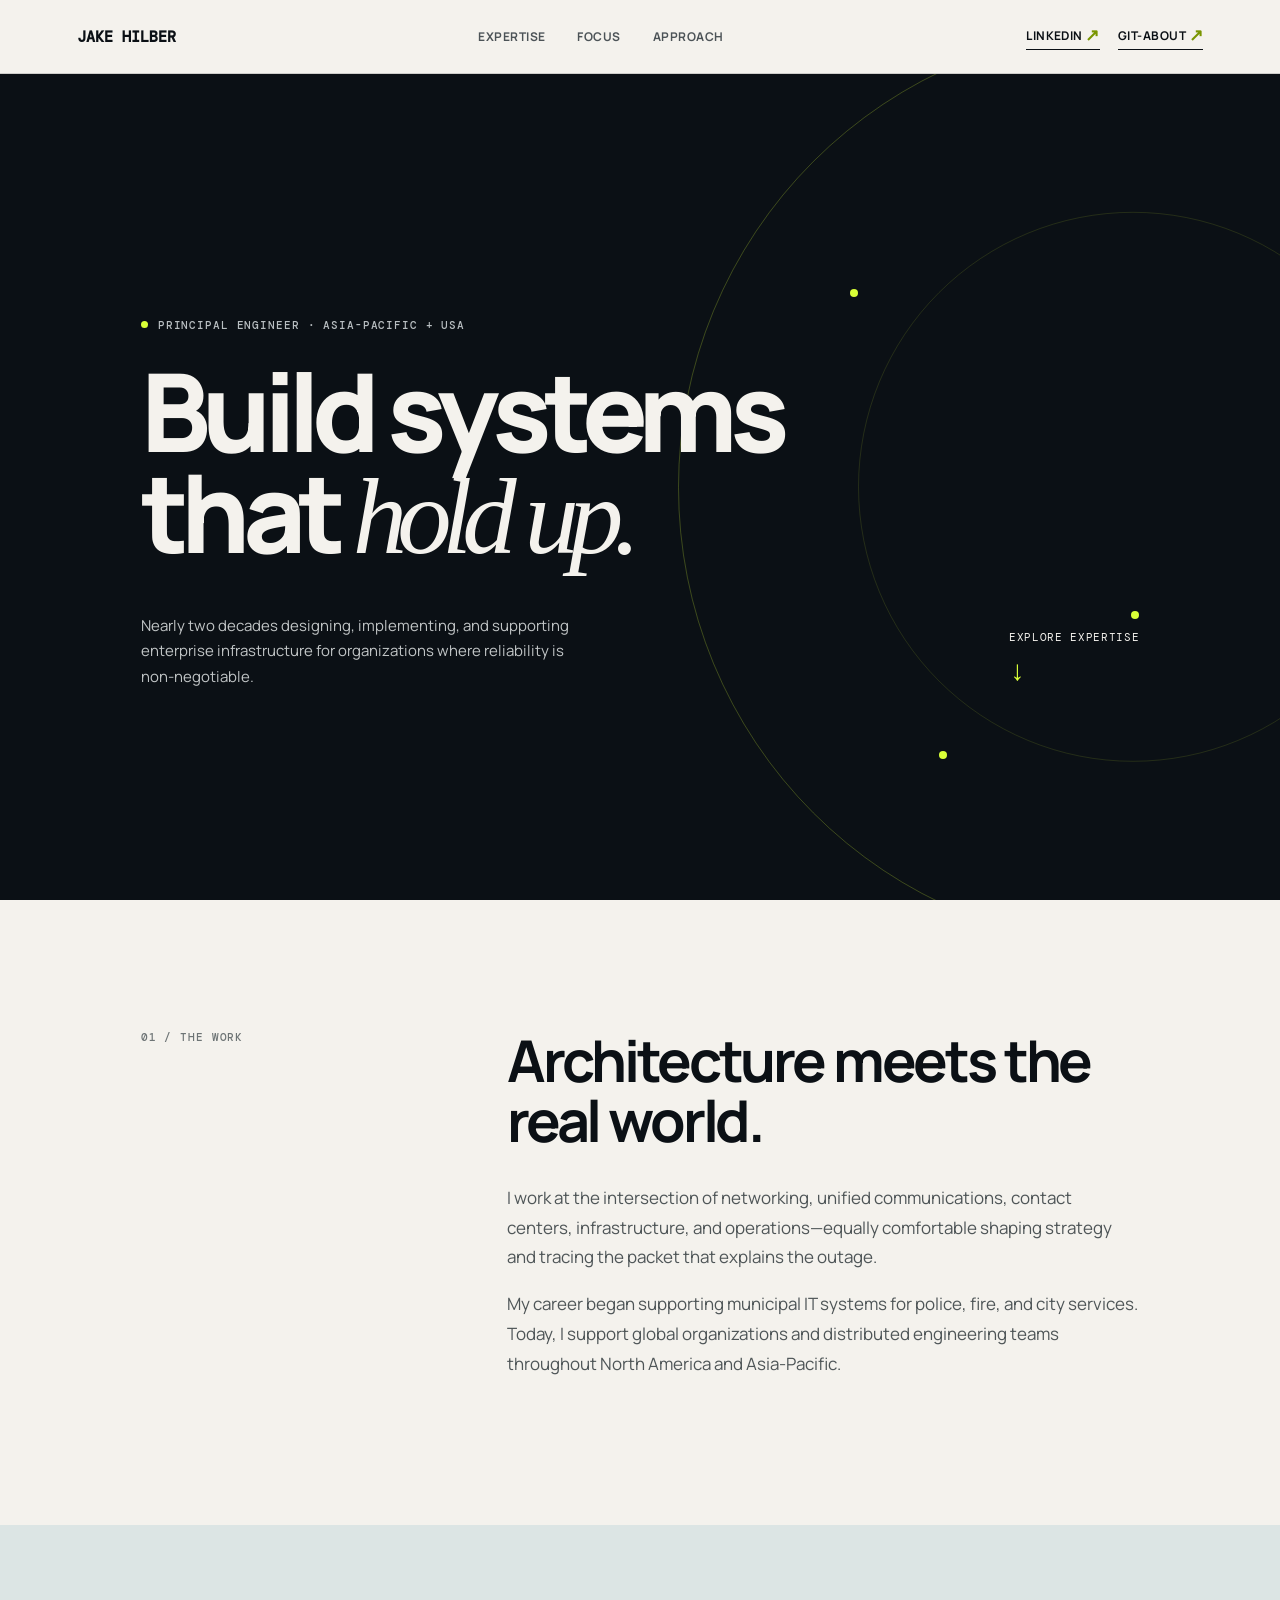
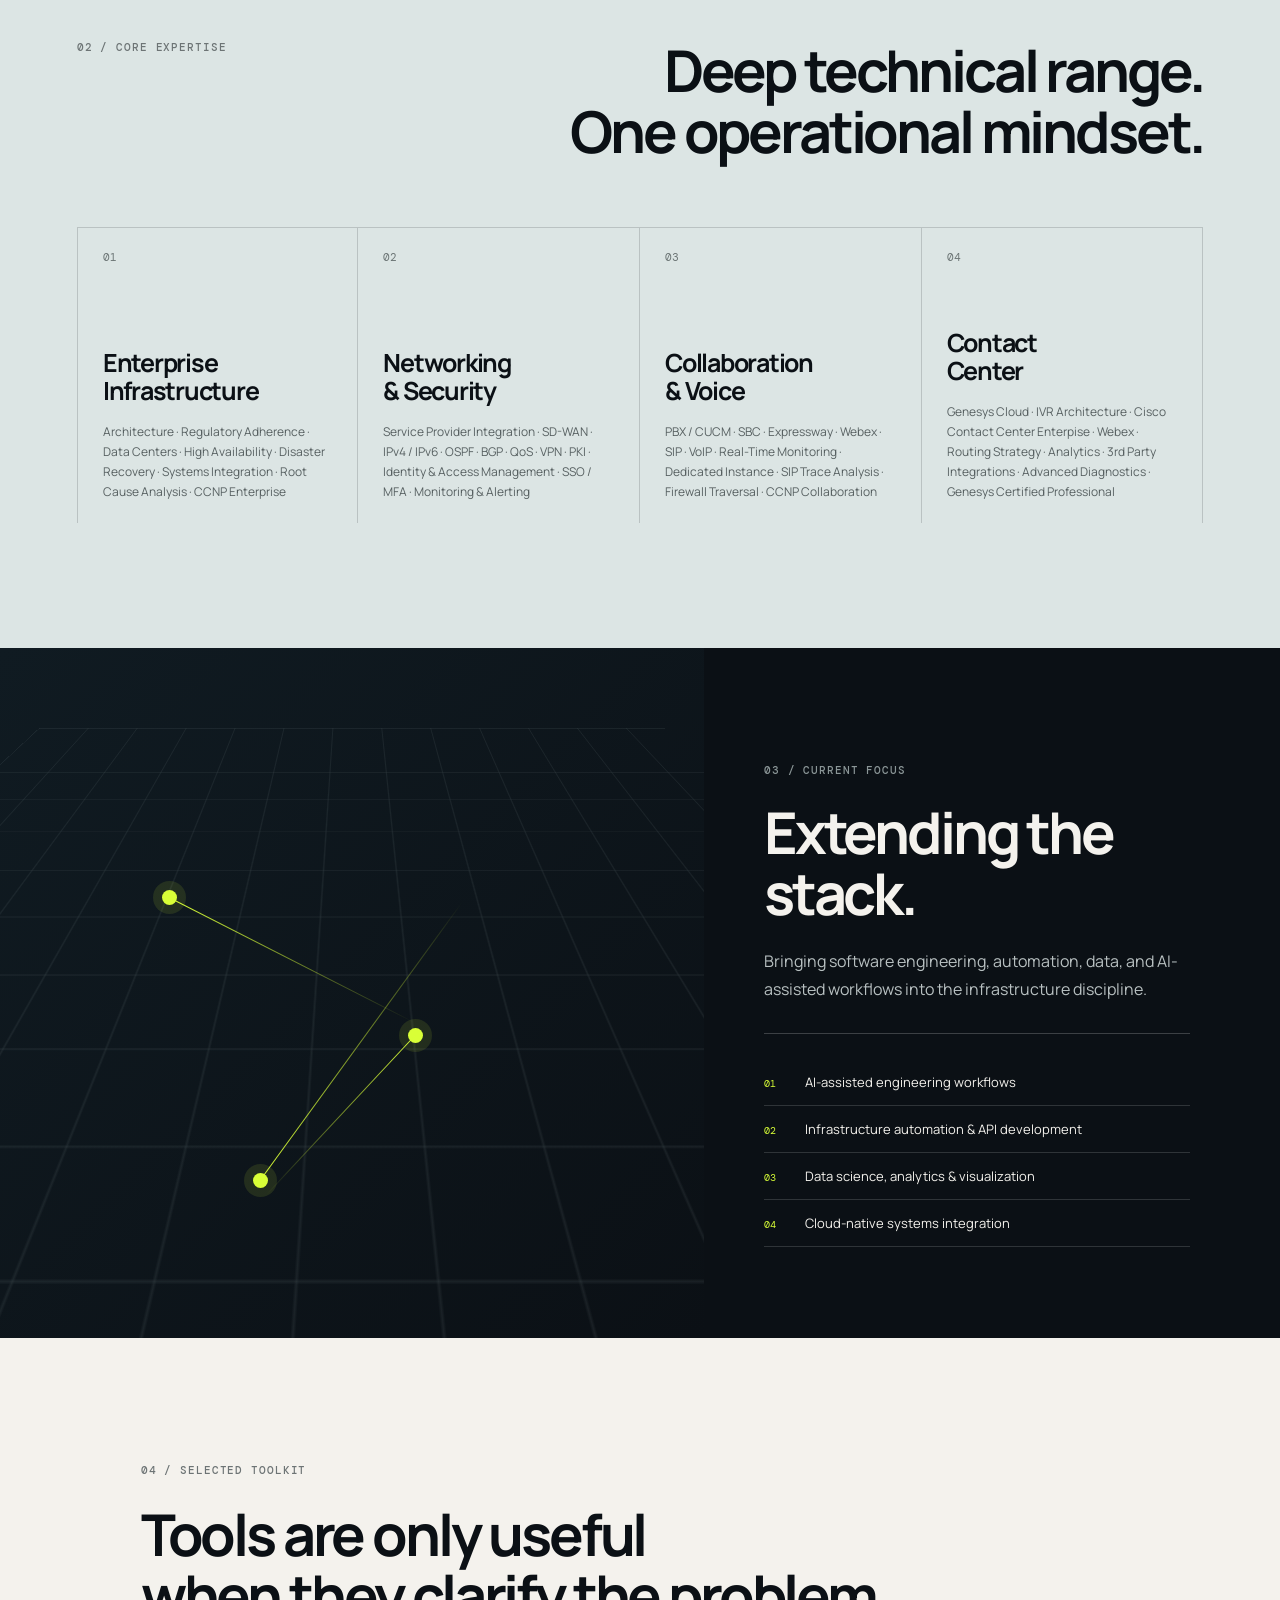
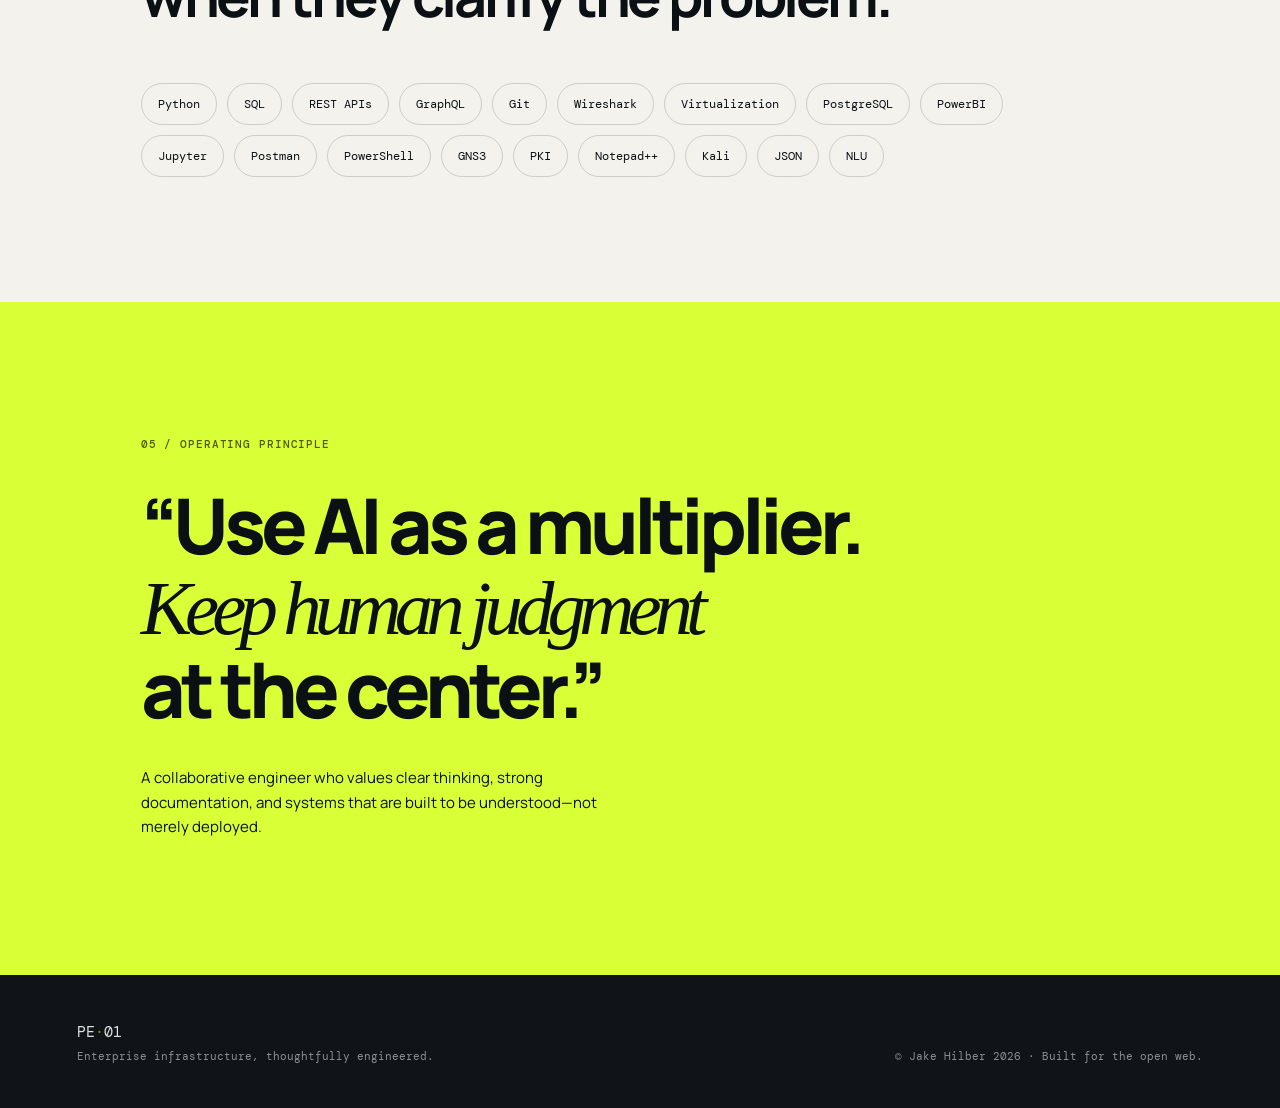
<file: index.html>
<!doctype html>
<html lang="en">
  <head>
    <meta charset="UTF-8" />
    <meta name="viewport" content="width=device-width, initial-scale=1.0" />
    <meta name="description" content="Principal Engineer specializing in enterprise networking, collaboration, contact centers, and infrastructure architecture." />
    <title>Principal Engineer | Enterprise Infrastructure &amp; Collaboration</title>
    <link rel="preconnect" href="https://fonts.googleapis.com" />
    <link rel="preconnect" href="https://fonts.gstatic.com" crossorigin />
    <link href="https://fonts.googleapis.com/css2?family=DM+Mono:wght@400;500&family=Manrope:wght@400;500;600;700;800&display=swap" rel="stylesheet" />
    <link rel="stylesheet" href="styles.css" />
  </head>
  <body>
    <header class="site-header">
      <a class="brand" href="#top" aria-label="Home">Jake Hilber<span></span></a>
      <nav aria-label="Main navigation">
        <a href="#expertise">Expertise</a>
        <a href="#focus">Focus</a>
        <a href="#approach">Approach</a>
      </nav>
      <!-- Replace the # link below with your public GitHub profile URL. -->
      <div class="social-links">
        <!-- Replace the # link below with your public GitHub profile URL. -->
        <a href="https://www.linkedin.com/in/jakehilber/" target="_blank" rel="noopener noreferrer" aria-label="Jake Hilber on LinkedIn">LinkedIn <span aria-hidden="true">↗</span></a>

       <a href="https://github.com/jakehilber/about/blob/main/README.md" target="_blank" rel="noopener noreferrer" aria-label="Jake Hilber Git About">Git-About <span aria-hidden="true">↗</span></a>
        
        
      </div>
    </header>

    <main id="top">
      <section class="hero" aria-labelledby="hero-title">
        <div class="eyebrow"><span></span> Principal Engineer · Asia-Pacific + USA</div>
        <h1 id="hero-title">Build systems<br />that <em>hold up.</em></h1>
        <div class="hero-bottom">
          <p class="intro">Nearly two decades designing, implementing, and supporting enterprise infrastructure for organizations where reliability is non-negotiable.</p>
          <a class="scroll-cue" href="#expertise">Explore expertise <span>↓</span></a>
        </div>
        <div class="orbit orbit-one"></div>
        <div class="orbit orbit-two"></div>
        <div class="node node-one"></div><div class="node node-two"></div><div class="node node-three"></div>
      </section>

      <section class="statement" aria-label="Professional summary">
        <p class="section-label">01 / The work</p>
        <div>
          <h2>Architecture meets the real world.</h2>
          <p>I work at the intersection of networking, unified communications, contact centers, infrastructure, and operations—equally comfortable shaping strategy and tracing the packet that explains the outage.</p>
          <p>My career began supporting municipal IT systems for police, fire, and city services. Today, I support global organizations and distributed engineering teams throughout North America and Asia-Pacific.</p>
        </div>
      </section>

      <section class="expertise" id="expertise" aria-labelledby="expertise-title">
        <div class="section-head">
          <p class="section-label">02 / Core expertise</p>
          <h2 id="expertise-title">Deep technical range.<br />One operational mindset.</h2>
        </div>
        <div class="cards">
          <article class="card"><span class="card-number">01</span><h3>Enterprise<br />Infrastructure</h3><p>Architecture · Regulatory Adherence · Data Centers · High Availability · Disaster Recovery · Systems Integration · Root Cause Analysis · CCNP Enterprise</p></article>
          <article class="card"><span class="card-number">02</span><h3>Networking<br />&amp; Security</h3><p>Service Provider Integration · SD-WAN · IPv4 / IPv6 · OSPF · BGP · QoS · VPN · PKI · Identity &amp; Access Management · SSO / MFA · Monitoring & Alerting</p></article>
          <article class="card"><span class="card-number">03</span><h3>Collaboration<br />&amp; Voice</h3><p>PBX / CUCM · SBC · Expressway · Webex · SIP · VoIP · Real-Time Monitoring · Dedicated Instance · SIP Trace Analysis · Firewall Traversal · CCNP Collaboration</p></article>
          <article class="card"><span class="card-number">04</span><h3>Contact<br />Center</h3><p>Genesys Cloud · IVR Architecture · Cisco Contact Center Enterpise · Webex · Routing Strategy · Analytics · 3rd Party Integrations · Advanced Diagnostics · Genesys Certified Professional</p></article>
        </div>
      </section>

      <section class="systems" id="focus" aria-labelledby="systems-title">
        <div class="system-art" aria-hidden="true"><div class="grid"></div><span class="pulse p1"></span><span class="pulse p2"></span><span class="pulse p3"></span><span class="line l1"></span><span class="line l2"></span><span class="line l3"></span></div>
        <div class="systems-copy">
          <p class="section-label">03 / Current focus</p>
          <h2 id="systems-title">Extending the stack.</h2>
          <p>Bringing software engineering, automation, data, and AI-assisted workflows into the infrastructure discipline.</p>
          <ul>
            <li><span>01</span> AI-assisted engineering workflows</li>
            <li><span>02</span> Infrastructure automation &amp; API development</li>
            <li><span>03</span> Data science, analytics &amp; visualization</li>
            <li><span>04</span> Cloud-native systems integration</li>
          </ul>
        </div>
      </section>

      <section class="toolkit" aria-labelledby="toolkit-title">
        <p class="section-label">04 / Selected toolkit</p>
        <h2 id="toolkit-title">Tools are only useful<br />when they clarify the problem.</h2>
        <div class="tags" aria-label="Technical skills">
          <span>Python</span><span>SQL</span><span>REST APIs</span><span>GraphQL</span><span>Git</span><span>Wireshark</span><span>Virtualization</span><span>PostgreSQL</span><span>PowerBI</span><span>Jupyter</span><span>Postman</span><span>PowerShell</span><span>GNS3</span><span>PKI</span><span>Notepad++</span><span>Kali</span><span>JSON</span><span>NLU</span>
        </div>
      </section>

      <section class="approach" id="approach" aria-labelledby="approach-title">
        <p class="section-label">05 / Operating principle</p>
        <blockquote id="approach-title">“Use AI as a multiplier.<br /><em>Keep human judgment</em><br />at the center.”</blockquote>
        <p class="approach-note">A collaborative engineer who values clear thinking, strong documentation, and systems that are built to be understood—not merely deployed.</p>
      </section>
    </main>

    <footer>
      <div><span class="footer-mark">PE<span>·</span>01</span><p>Enterprise infrastructure, thoughtfully engineered.</p></div>
      <p>© Jake Hilber <span id="year"></span> · Built for the open web.</p>
    </footer>
    <script>document.getElementById('year').textContent = new Date().getFullYear();</script>
  </body>
</html>
</file>
<file: styles.css>
:root { --ink:#0b1015; --paper:#f4f2ed; --acid:#d9ff37; --muted:#72777b; --line:rgba(11,16,21,.16); }
* { box-sizing:border-box; } html { scroll-behavior:smooth; } body { margin:0; color:var(--ink); background:var(--paper); font-family:Manrope,Arial,sans-serif; } a { color:inherit; text-decoration:none; }
.site-header { height:74px; padding:0 clamp(24px,6vw,94px); border-bottom:1px solid var(--line); display:flex; align-items:center; justify-content:space-between; font-size:12px; font-weight:700; letter-spacing:.04em; text-transform:uppercase; }
.brand,.footer-mark { font-family:"DM Mono",monospace; font-size:15px; letter-spacing:0; }.brand span,.footer-mark span { color:#799500; }.site-header nav { display:flex; gap:32px; color:#4c5357; }.site-header nav a:hover,.social-links a:hover { color:#799500; }.social-links { display:flex; align-items:center; gap:18px; }.social-links a { border-bottom:1px solid currentColor; padding-bottom:3px; }.social-links span { color:#799500; font-size:17px; vertical-align:-1px; }
.hero { min-height:calc(100vh - 74px); position:relative; overflow:hidden; display:flex; flex-direction:column; justify-content:center; padding:95px clamp(24px,11vw,176px) 62px; background:var(--ink); color:var(--paper); isolation:isolate; }.eyebrow,.section-label { font-family:"DM Mono",monospace; font-size:11px; font-weight:500; letter-spacing:.08em; text-transform:uppercase; }.eyebrow { color:#b8bec1; display:flex; align-items:center; gap:10px; z-index:2; }.eyebrow span { width:7px; height:7px; background:var(--acid); border-radius:50%; }.hero h1 { margin:28px 0 46px; max-width:900px; font-size:clamp(52px,8.5vw,130px); line-height:.93; letter-spacing:-.07em; font-weight:800; z-index:2; }.hero h1 em,.approach em { font-family:Georgia,serif; font-weight:400; letter-spacing:-.09em; }.hero-bottom { display:flex; align-items:end; justify-content:space-between; z-index:2; }.intro { width:min(440px,70%); margin:0; font-size:15px; line-height:1.7; color:#c1c5c6; }.scroll-cue { font-family:"DM Mono",monospace; font-size:11px; text-transform:uppercase; letter-spacing:.06em; }.scroll-cue span { display:block; color:var(--acid); font-size:28px; margin-top:8px; }.orbit { position:absolute; border:1px solid rgba(217,255,55,.24); width:72vw; height:72vw; max-width:1020px; max-height:1020px; border-radius:50%; right:-25vw; top:50%; transform:translateY(-50%); z-index:0; }.orbit-two { width:43vw; height:43vw; right:-10vw; border-color:rgba(217,255,55,.12); }.node { position:absolute; width:8px;height:8px; border-radius:50%; background:var(--acid); z-index:1; }.node-one{right:33%;top:26%}.node-two{right:11%;top:65%}.node-three{right:26%;top:82%}
.statement { padding:130px clamp(24px,11vw,176px); display:grid; grid-template-columns:1fr 2fr; gap:50px; }.section-label { color:#6d7475; margin:0; }.statement h2,.section-head h2,.systems h2,.toolkit h2 { font-size:clamp(34px,4.5vw,66px); line-height:1.05; letter-spacing:-.055em; margin:0 0 32px; }.statement div > p { max-width:640px; font-size:17px; line-height:1.75; color:#4e5557; }
.expertise { background:#dce5e4; padding:115px clamp(24px,6vw,94px) 125px; }.section-head { display:flex; justify-content:space-between; align-items:start; margin-bottom:66px; }.section-head h2 { text-align:right; margin:0; }.cards { display:grid; grid-template-columns:repeat(4,1fr); border-top:1px solid var(--line); }.card { min-height:295px; padding:22px 25px; border-right:1px solid var(--line); display:flex; flex-direction:column; }.card:first-child{border-left:1px solid var(--line)}.card-number { font-family:"DM Mono",monospace; font-size:11px; color:#6b7474; }.card h3 { font-size:25px; line-height:1.1; letter-spacing:-.05em; margin:auto 0 18px; }.card p { margin:0; font-size:12px; line-height:1.65; color:#576061; }
.systems { background:var(--ink); color:var(--paper); min-height:690px; display:grid; grid-template-columns:1.1fr .9fr; }.system-art { position:relative; overflow:hidden; background:linear-gradient(135deg,#101b22,#0b1015); }.grid { position:absolute; inset:0; opacity:.35; background-image:linear-gradient(rgba(170,190,191,.24) 1px,transparent 1px),linear-gradient(90deg,rgba(170,190,191,.24) 1px,transparent 1px); background-size:55px 55px; transform:perspective(500px) rotateX(42deg) scale(1.7) translateY(-8%); }.pulse { position:absolute; width:15px;height:15px;background:var(--acid);border-radius:50%; box-shadow:0 0 0 9px rgba(217,255,55,.11); }.p1{left:23%;top:35%}.p2{left:58%;top:55%}.p3{left:36%;top:76%}.line { position:absolute; height:1px; transform-origin:left; background:linear-gradient(90deg,var(--acid),transparent); }.l1{left:24%;top:36%;width:39%;transform:rotate(27deg)}.l2{left:59%;top:56%;width:31%;transform:rotate(133deg)}.l3{left:37%;top:77%;width:49%;transform:rotate(-54deg)}.systems-copy { padding:115px clamp(24px,7vw,110px) 80px 60px; }.systems-copy .section-label { color:#8b9697; }.systems h2 { margin:25px 0; }.systems-copy > p:not(.section-label) { color:#b8c0c1; line-height:1.7; }.systems ul { list-style:none;padding:25px 0 0;margin:30px 0 0;border-top:1px solid rgba(255,255,255,.2); }.systems li { padding:14px 0;border-bottom:1px solid rgba(255,255,255,.15);font-size:13px; }.systems li span { display:inline-block;width:38px;color:var(--acid);font-family:"DM Mono",monospace;font-size:10px; }
.toolkit { padding:125px clamp(24px,11vw,176px); }.toolkit h2 { margin:27px 0 58px; }.tags { display:flex; flex-wrap:wrap; gap:10px; max-width:950px; }.tags span { padding:12px 16px;border:1px solid var(--line);border-radius:100px;font-family:"DM Mono",monospace;font-size:12px; }.tags span:hover { background:var(--acid);border-color:var(--acid); }
.approach { padding:135px clamp(24px,11vw,176px); background:var(--acid); }.approach .section-label{color:#4e5b00}.approach blockquote { margin:34px 0 37px;font-size:clamp(42px,6vw,88px);line-height:1.04;letter-spacing:-.065em;font-weight:800; }.approach-note { margin:0;max-width:490px;font-size:15px;line-height:1.65; }.approach em { font-weight:400; }
footer { padding:45px clamp(24px,6vw,94px);display:flex;justify-content:space-between;align-items:end;background:#101419;color:#dce1e1; }footer p { margin:7px 0 0;color:#8b9293;font-size:11px;font-family:"DM Mono",monospace; }footer > p { text-align:right; }
@media (max-width:760px) { .site-header nav { display:none; }.hero { min-height:610px;padding-top:70px; }.hero-bottom,.statement,.section-head { display:block; }.intro{width:100%;}.scroll-cue{display:inline-block;margin-top:35px}.statement{padding-top:82px;padding-bottom:82px}.statement .section-label{margin-bottom:34px}.section-head h2{text-align:left;margin-top:26px}.cards{grid-template-columns:1fr 1fr}.card{min-height:230px}.card:nth-child(3){border-left:1px solid var(--line)}.systems{grid-template-columns:1fr}.system-art{min-height:330px}.systems-copy{padding:80px 24px}.toolkit,.approach{padding-top:85px;padding-bottom:85px}footer{display:block}footer > p{text-align:left;margin-top:24px} }
@media (max-width:430px) { .cards{grid-template-columns:1fr}.card{border-left:1px solid var(--line);min-height:190px}.hero h1{font-size:51px}.statement h2,.section-head h2,.systems h2,.toolkit h2{font-size:38px} }
</file>
